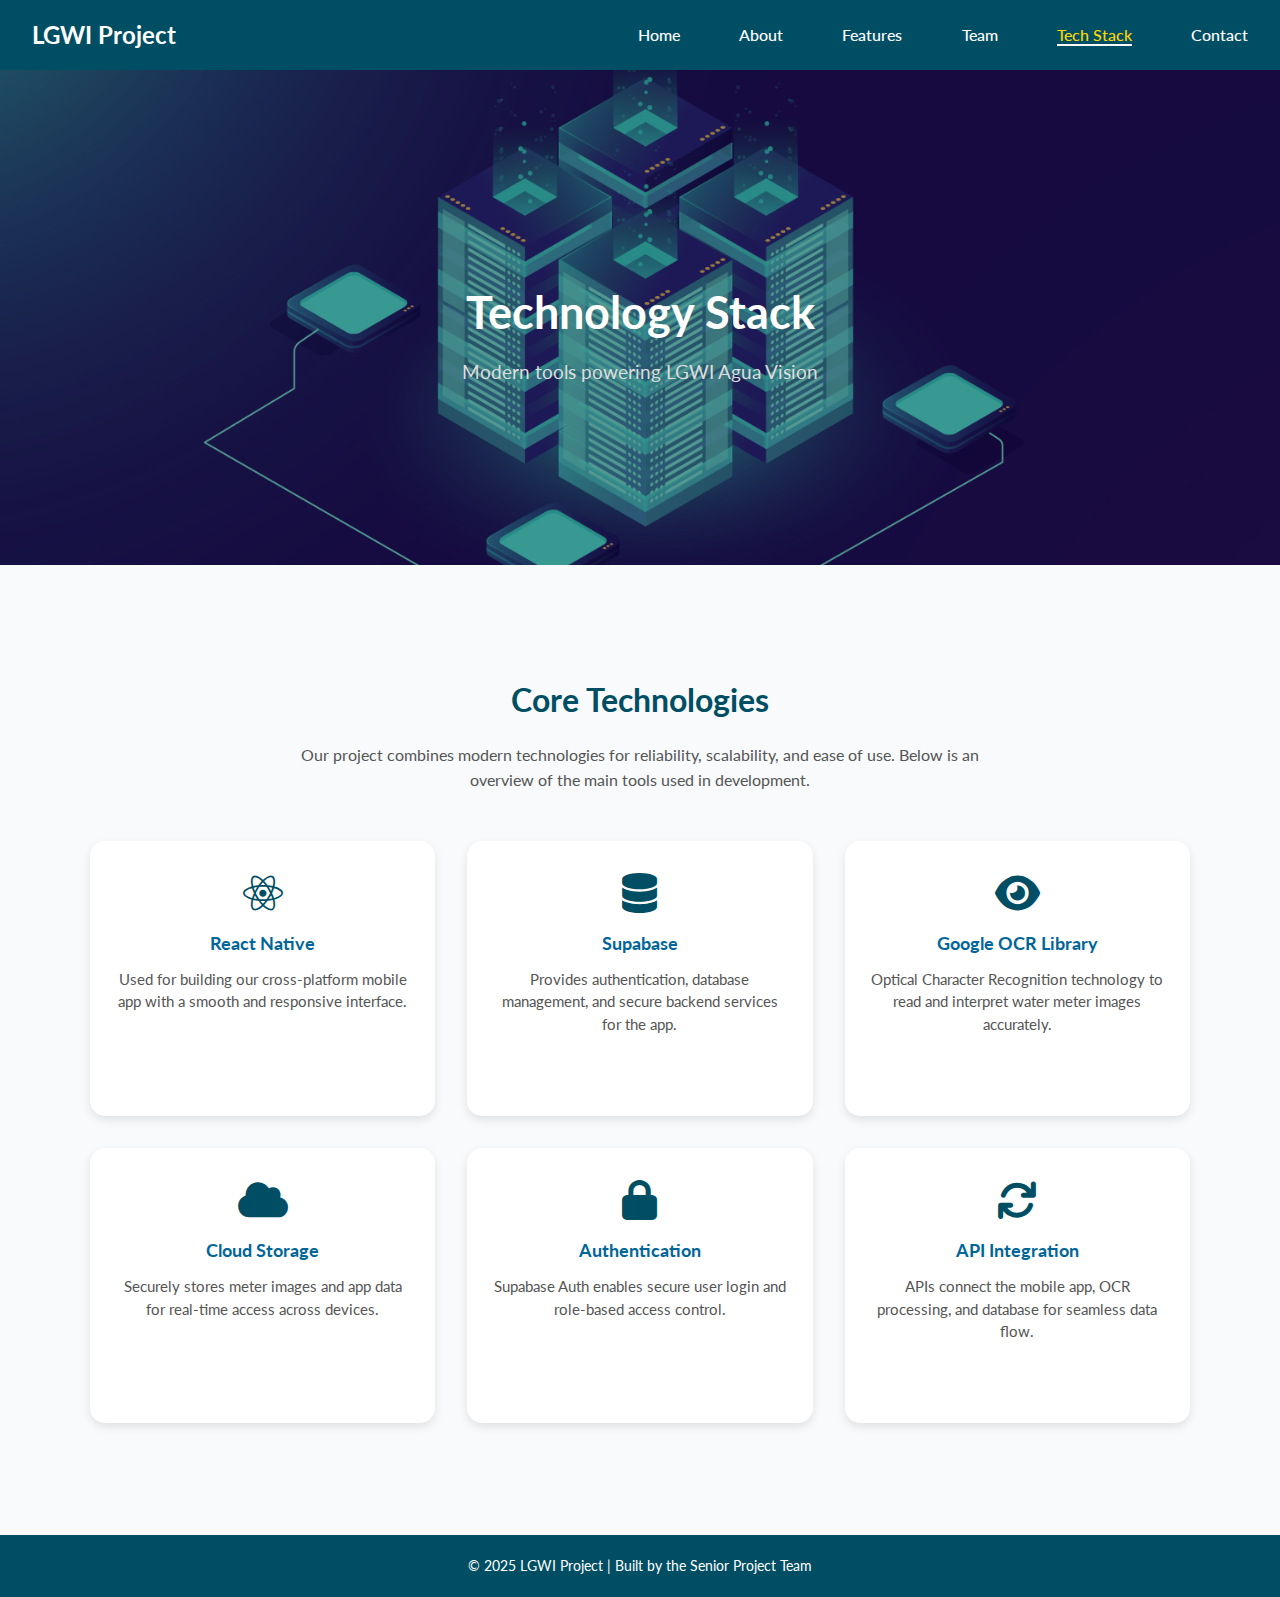
<file: techstack.html>
<!DOCTYPE html>
<html lang="en">
<head>
  <meta charset="UTF-8">
  <meta name="viewport" content="width=device-width, initial-scale=1.0">
  <title>LGWI Tech Stack</title>
  <link href="https://fonts.googleapis.com/css2?family=Lato:wght@300;400;700&display=swap" rel="stylesheet">
  <link rel="stylesheet" href="https://cdnjs.cloudflare.com/ajax/libs/font-awesome/6.0.0/css/all.min.css">
  <link rel="stylesheet" href="style.css">
</head>
<body>

  <!-- Navbar -->
  <nav class="navbar">
    <div class="logo">LGWI Project</div>
    <ul class="nav-links">
      <li><a href="index.html#home">Home</a></li>
      <li><a href="index.html#about">About</a></li>
      <li><a href="index.html#features">Features</a></li>
      <li><a href="index.html#team">Team</a></li>
      <li><a href="techstack.html" class="active">Tech Stack</a></li>
      <li><a href="index.html#contact">Contact</a></li>
    </ul>
  </nav>

  <!-- Header -->
  <header class="hero">
    <img src="assets/442.jpg" alt="Technology Header" class="hero-img">
    <div class="hero-text">
      <h1>Technology Stack</h1>
      <p>Modern tools powering LGWI Agua Vision</p>
    </div>
  </header>

<!-- Tech Stack Section -->
<section class="tech-section">
  <h2>Core Technologies</h2>
  <p>Our project combines modern technologies for reliability, scalability, and ease of use. Below is an overview of the main tools used in development.</p>

  <div class="tech-grid">
    <div class="tech-card">
      <i class="fab fa-react tech-icon"></i>
      <h3>React Native</h3>
      <p>Used for building our cross-platform mobile app with a smooth and responsive interface.</p>
    </div>

    <div class="tech-card">
      <i class="fas fa-database tech-icon"></i>
      <h3>Supabase</h3>
      <p>Provides authentication, database management, and secure backend services for the app.</p>
    </div>

    <div class="tech-card">
      <i class="fas fa-eye tech-icon"></i>
      <h3>Google OCR Library</h3>
      <p>Optical Character Recognition technology to read and interpret water meter images accurately.</p>
    </div>

    <div class="tech-card">
      <i class="fas fa-cloud tech-icon"></i>
      <h3>Cloud Storage</h3>
      <p>Securely stores meter images and app data for real-time access across devices.</p>
    </div>

    <div class="tech-card">
      <i class="fas fa-lock tech-icon"></i>
      <h3>Authentication</h3>
      <p>Supabase Auth enables secure user login and role-based access control.</p>
    </div>

    <div class="tech-card">
      <i class="fas fa-sync tech-icon"></i>
      <h3>API Integration</h3>
      <p>APIs connect the mobile app, OCR processing, and database for seamless data flow.</p>
    </div>
  </div>
</section>


  <!-- Footer -->
  <footer class="footer">
    <p>&copy; 2025 LGWI Project | Built by the Senior Project Team</p>
  </footer>

</body>
</html>
</file>
<file: style.css>
body {
  margin: 0;
  font-family: 'Lato', sans-serif;
  color: #333;
  line-height: 1.6;
}

:root {
  --navbar-height: 2.5rem;
  --anchor-offset: var(--navbar-height);
}

html {
  scroll-padding-top: var(--anchor-offset);
  scroll-behavior: smooth;
}

.section,
[id] {
  scroll-margin-top: calc(var(--anchor-offset) + 0.5rem);
}

.navbar {
  display: flex;
  justify-content: space-between;
  align-items: center;
  background-color: #006699;
  padding: 1rem 1.25rem;
  position: sticky;
  top: 0;
  z-index: 1000;
}

.logo {
  color: white;
  font-weight: bold;
  font-size: 1.5rem;
}

.nav-links {
  list-style: none;
  display: flex;
  margin: 0;
  padding: 0;
}

.nav-links li {
  margin-left: 2.2rem;
}

.nav-links a {
  color: white;
  text-decoration: none;
  font-weight: 500;
  position: relative;
}

.nav-links a::after {
  content: '';
  position: absolute;
  width: 0%;
  height: 0.125rem;
  bottom: -0.2rem;
  left: 0;
  background-color: white;
  transition: 0.3s;
}

.nav-links a:hover::after {
  width: 100%;
}

.hero {
  position: relative;
  display: flex;
  align-items: center;
  justify-content: center;
  width: 100%;
  min-height: 60vh;
  overflow: hidden;
  text-align: center;
  color: #fff;
}

.hero-img {
  position: absolute;
  inset: 0;
  width: 100%;
  height: 100%;
  object-fit: cover;
  filter: brightness(0.6);
  z-index: 0;
}

.hero-text {
  position: relative;
  z-index: 1;
  text-align: center;
  padding: 0 1rem;
}

.hero-text h1 {
  font-size: clamp(1.75rem, 4vw, 3rem);
  margin: 0 0 0.25rem 0;
}

.hero-text p {
  font-size: clamp(1rem, 2.5vw, 1.125rem);
  margin: 0.25rem 0 1rem 0;
}

.hero-btn {
  display: inline-block;
  padding: 10px 25px;
  background-color: #ffffff;
  color: #006699;
  font-weight: bold;
  border-radius: 5px;
  text-decoration: none;
  transition: 0.3s;
}

.hero-btn:hover {
  background-color: #e6e6e6;
}

.section {
  max-width: 56rem;
  margin: 3.5rem auto;
  padding: 0 1.25rem;
}

.hero + #about {
  margin-top: 1rem;
}

.section h2 {
  color: #006699;
  margin-bottom: 15px;
}

.section ul {
  padding-left: 20px;
}

.nav-links a.active {
  border-bottom: 2px solid white;
}


/* mini navigation removed */

.team-section {
  background-color: #f9f9f9;
  text-align: center;
  padding: 4rem 1.25rem;
}

.team-section h1 {
  color: #006699;
  margin-bottom: 40px;
}

.subsection-title {
  color: #006699;
  margin-bottom: 1.25rem;
  font-size: 1.5rem;
}

.team-container {
  display: flex;
  flex-wrap: wrap;
  justify-content: center;
  gap: 2.5rem;
  margin-bottom: 3.5rem;
}

.team-member {
  background-color: white;
  border-radius: 10px;
  padding: 10px;
  width: 16rem;
  box-shadow: 0 4px 10px rgba(0,0,0,0.1);
  transition: transform 0.3s, box-shadow 0.3s;
}

.team-member:hover {
  transform: translateY(-5px);
  box-shadow: 0 8px 15px rgba(0,0,0,0.2);
}

.team-img {
  width: 9rem;
  height: 9rem;
  border-radius: 50%;
  object-fit: cover;
  margin-bottom: 15px;
}

.team-member h4 {
  margin: 10px 0 5px 0;
  font-size: 1.125rem;
  color: #006699;
}

.team-member p {
  margin: 5px 0;
  font-size: 0.95rem;
}

.team-member a {
  color: #006699;
  text-decoration: none;
  font-weight: 500;
}

.team-member a:hover {
  text-decoration: underline;
}

.team-member i {
  margin-right: 8px;
  width: 16px;
  text-align: center;
}

.team-member .fas.fa-envelope {
  color: #006699;
}

.team-member .fab.fa-linkedin {
  color: #0077b5;
}

.team-member .fab.fa-github {
  color: #333;
}

.report-container {
  margin-top: 20px;
}

.report-container p {
  font-size: 1.2em;
}

.report-container p a {
  color: #006699;
  text-decoration: underline;
}

.report-container p a:hover {
  color: #0056b3;
}

.report-container > a[download] {
  display: inline-block;
  margin-top: 10px;
  padding: 10px 20px;
  background-color: #007bff;
  color: white;
  text-decoration: none;
  border-radius: 5px;
  font-size: 1.1em;
  transition: background-color 0.3s;
}

.report-container > a[download]:hover {
  background-color: #0056b3;
}

.tech-section {
  text-align: center;
  margin: 0rem;
}

.tech-section h2 {
  color: #006699;
  margin-bottom: 20px;
}

.tech-section p {
  max-width: 44rem;
  margin: 0 auto 2.5rem auto;
  font-size: 1rem;
}

.tech-grid {
  display: grid;
  grid-template-columns: repeat(auto-fit, minmax(16rem, 1fr));
  gap: 2rem;
  margin-top: 2.5rem;
}

.tech-card {
  background-color: #ffffff;
  border-radius: 10px;
  padding: 1.5rem 1.25rem;
  box-shadow: 0 4px 12px rgba(0,0,0,0.1);
  transition: transform 0.3s, box-shadow 0.3s;
}

.tech-card:hover {
  transform: translateY(-5px);
  box-shadow: 0 8px 20px rgba(0,0,0,0.15);
}

.tech-icon {
  font-size: 3rem;
  color: #006699;
  margin-bottom: 1rem;
}

.tech-card h3 {
  color: #006699;
  font-size: 1.125rem;
  margin-bottom: 0.625rem;
}

.tech-card p {
  font-size: 0.95rem;
  color: #333;
  line-height: 1.5;
}

.footer {
  background-color: #006699;
  color: white;
  padding: 1rem 0;
  margin-top: 3rem;
}

.footer-content {
  display: flex;
  justify-content: flex-end;
  align-items: center;
  padding: 0 2rem;
}

.footer-logo {
  max-width: 200px;
  height: auto;
}

.nav-links a.active {
  border-bottom: 2px solid white;
}

* {
  margin: 0;
  padding: 0;
  box-sizing: border-box;
}

body {
  font-family: 'Lato', sans-serif;
  background-color: #f8fafc;
  color: #222;
  line-height: 1.6;
}

.navbar {
  display: flex;
  justify-content: space-between;
  align-items: center;
  background-color: #004e64;
  padding: 1rem 2rem;
}

.logo {
  font-size: 1.5rem;
  font-weight: bold;
  color: #fff;
}

.nav-links {
  list-style: none;
  display: flex;
  gap: 1.5rem;
}

.nav-links a {
  color: #fff;
  text-decoration: none;
  font-weight: 500;
  transition: 0.3s;
}

.nav-links a:hover,
.nav-links a.active {
  color: #ffd700;
}

.hero {
  position: relative;
  text-align: center;
  color: #fff;
}

.hero-img {
  width: 100%;
  height: 55vh;
  object-fit: cover;
  filter: brightness(60%);
}

.hero-text {
  position: absolute;
  top: 50%;
  left: 50%;
  transform: translate(-50%, -50%);
}

.hero-text h1 {
  font-size: 2.8rem;
  margin-bottom: 0.5rem;
}

.hero-text p {
  font-size: 1.2rem;
  color: #ddd;
}

/* mini-nav removed from site; rules cleared */

.tech-section {
  padding: 4rem 2rem;
  text-align: center;
}

.tech-section h2 {
  font-size: 2rem;
  color: #004e64;
  margin-bottom: 1rem;
}

.tech-section p {
  max-width: 700px;
  margin: 0 auto 3rem;
  color: #555;
}

.tech-grid {
  display: grid;
  grid-template-columns: repeat(auto-fit, minmax(260px, 1fr));
  gap: 2rem;
  max-width: 1100px;
  margin: 0 auto;
}

.tech-card {
  background: #fff;
  padding: 2rem 1.5rem;
  border-radius: 15px;
  box-shadow: 0 4px 10px rgba(0, 0, 0, 0.1);
  transition: 0.3s;
}

.tech-card:hover {
  transform: translateY(-5px);
  box-shadow: 0 6px 14px rgba(0, 0, 0, 0.15);
}

.tech-icon {
  font-size: 2.5rem;
  color: #004e64;
  margin-bottom: 1rem;
}

.footer {
  background-color: #004e64;
  color: #fff;
  text-align: center;
  padding: 1.2rem 0;
  font-size: 0.9rem;
  margin-top: 3rem;
}
</file>
